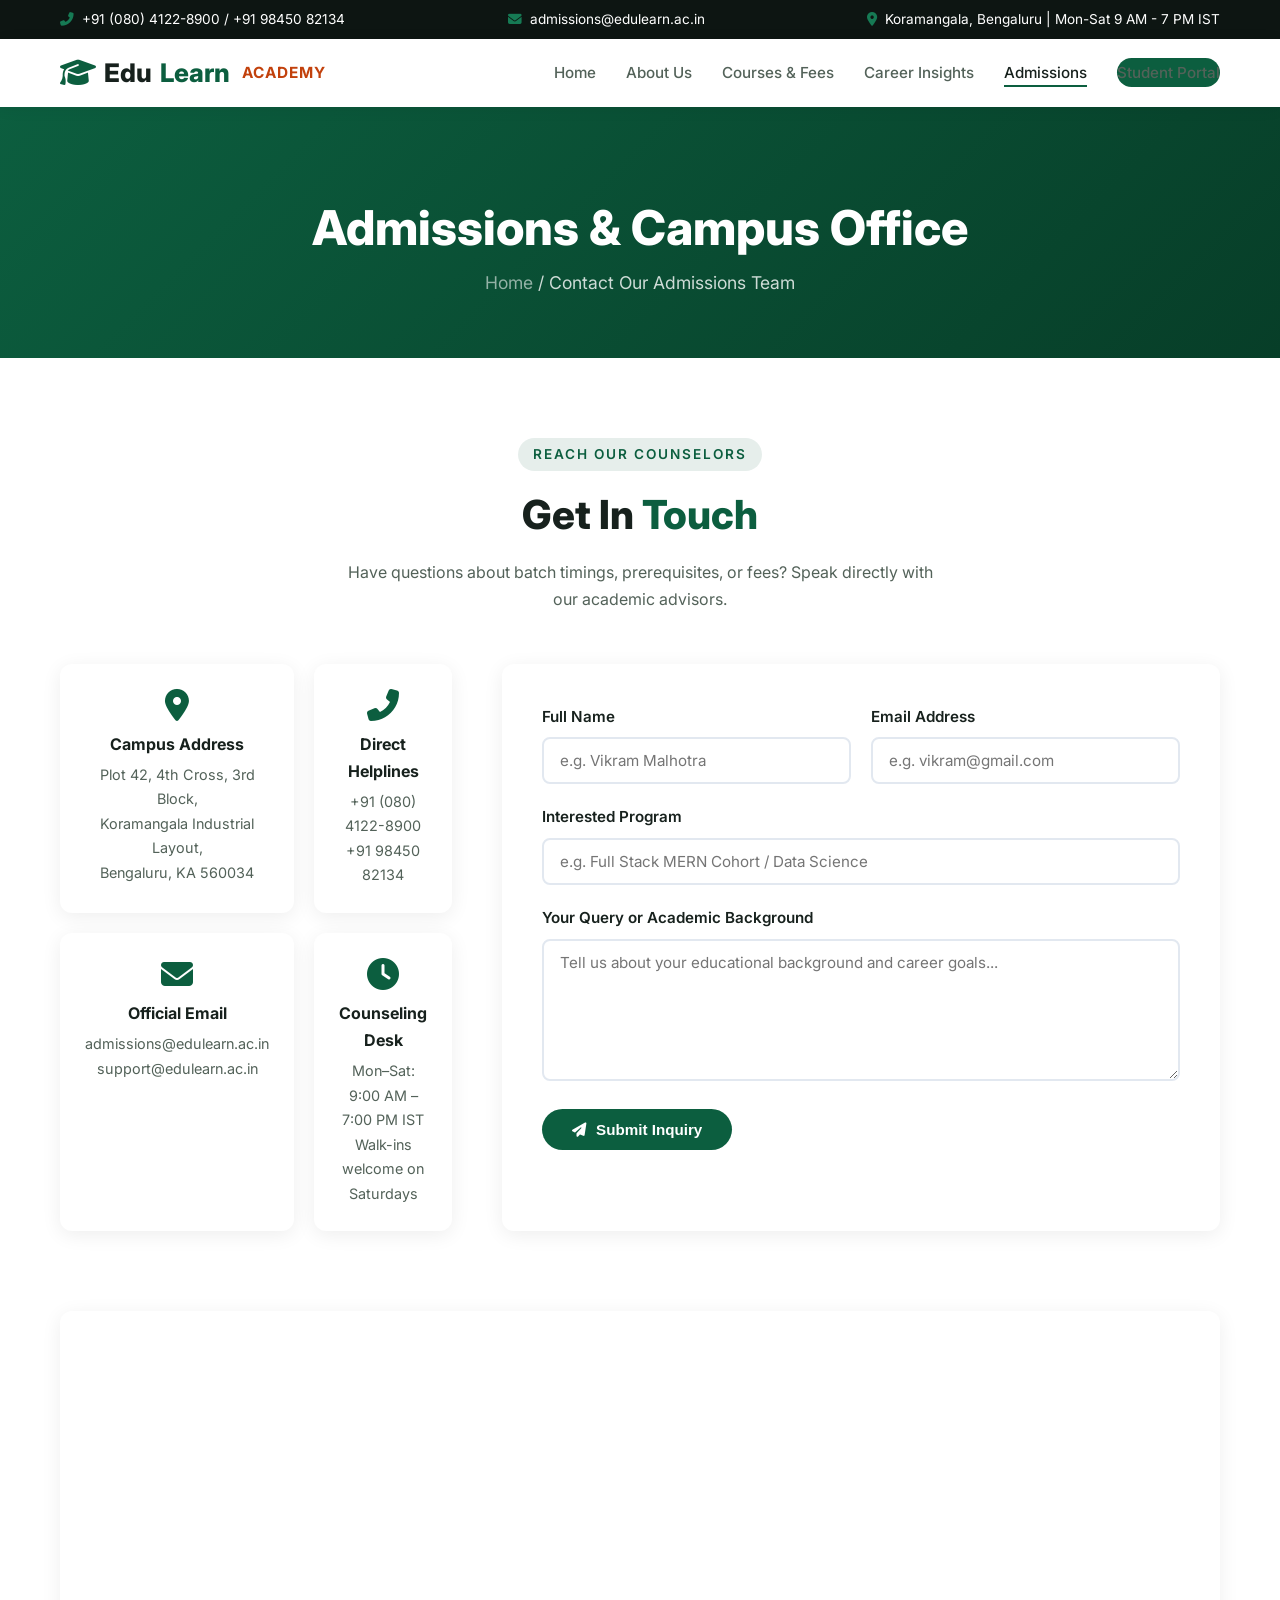
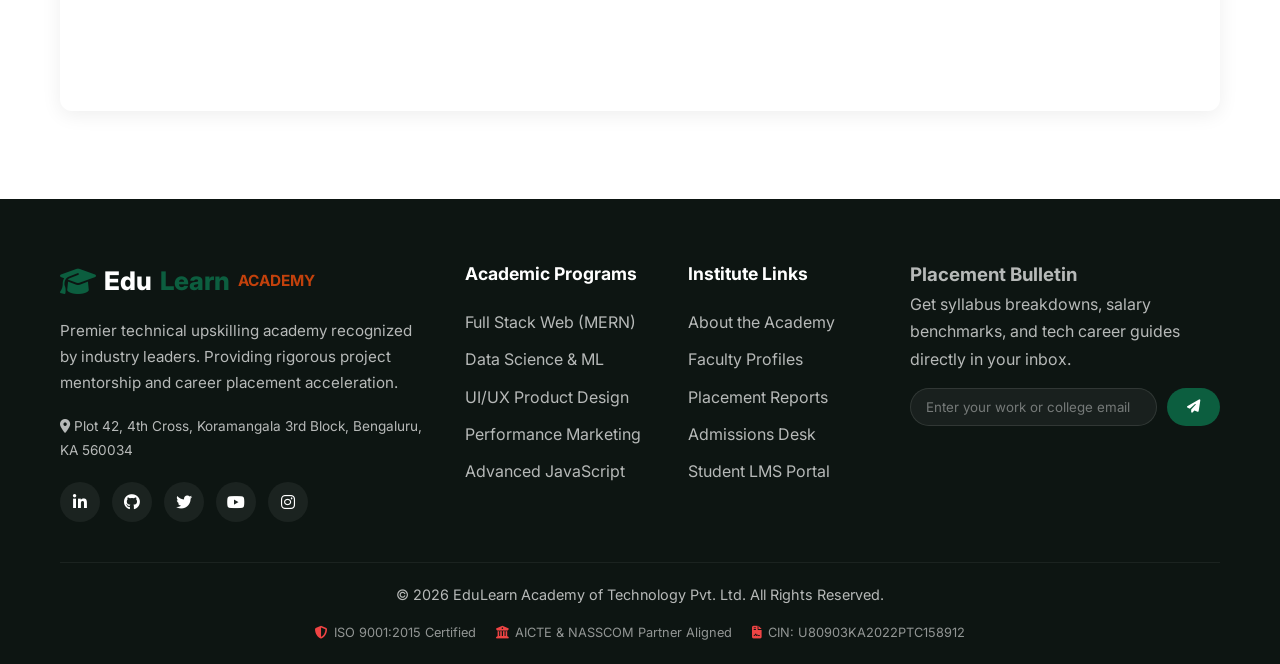
<file: contact.html>
<!DOCTYPE html>
<html lang="en">
<head>
    <meta charset="UTF-8" />
    <meta name="viewport" content="width=device-width, initial-scale=1.0" />
    <title>Contact &amp; Admissions - EduLearn Academy</title>
    <link rel="preconnect" href="https://fonts.googleapis.com" />
    <link rel="preconnect" href="https://fonts.gstatic.com" crossorigin />
    <link href="https://fonts.googleapis.com/css2?family=Inter:wght@300;400;500;600;700;800&display=swap" rel="stylesheet" />
    <link rel="stylesheet" href="https://cdnjs.cloudflare.com/ajax/libs/font-awesome/6.4.0/css/all.min.css" />
    <link rel="stylesheet" href="css/style.css" />
</head>
<body>
    <!-- ===== TOP ANNOUNCEMENT BAR ===== -->
    <div class="top-bar">
        <div class="container">
            <span><i class="fas fa-phone-alt"></i> +91 (080) 4122-8900 / +91 98450 82134</span>
            <span><i class="fas fa-envelope"></i> admissions@edulearn.ac.in</span>
            <span><i class="fas fa-map-marker-alt"></i> Koramangala, Bengaluru | Mon-Sat 9 AM - 7 PM IST</span>
        </div>
    </div>

    <!-- ===== HEADER ===== -->
    <header class="header" id="header">
        <nav class="navbar container">
            <div class="logo">
                <a href="index.html">
                    <i class="fas fa-graduation-cap"></i>
                    Edu<span>Learn</span> <small style="font-size:0.6em;color:var(--secondary-color);font-weight:700;margin-left:4px;letter-spacing:1px;">ACADEMY</small>
                </a>
            </div>
            <ul class="nav-menu" id="navMenu">
                <li><a href="index.html" class="nav-link">Home</a></li>
                <li><a href="about.html" class="nav-link">About Us</a></li>
                <li><a href="courses.html" class="nav-link">Courses &amp; Fees</a></li>
                <li><a href="blog.html" class="nav-link">Career Insights</a></li>
                <li><a href="contact.html" class="nav-link active">Admissions</a></li>
                <li><a href="login.html" class="nav-link btn-nav">Student Portal</a></li>
            </ul>
            <div class="hamburger" id="hamburger">
                <span></span>
                <span></span>
                <span></span>
            </div>
        </nav>
    </header>

    <!-- ===== PAGE BANNER ===== -->
    <section class="page-banner">
        <div class="container">
            <h1>Admissions &amp; Campus Office</h1>
            <p><a href="index.html">Home</a> / Contact Our Admissions Team</p>
        </div>
    </section>

    <!-- ===== CONTACT SECTION ===== -->
    <section class="contact-page section-padding">
        <div class="container">
            <div class="section-header">
                <span class="section-tag">Reach Our Counselors</span>
                <h2>Get In <span>Touch</span></h2>
                <p>Have questions about batch timings, prerequisites, or fees? Speak directly with our academic advisors.</p>
            </div>
            <div class="contact-page-grid">
                <div class="contact-info-cards">
                    <div class="contact-card">
                        <i class="fas fa-map-marker-alt"></i>
                        <h4>Campus Address</h4>
                        <p>Plot 42, 4th Cross, 3rd Block,<br />Koramangala Industrial Layout,<br />Bengaluru, KA 560034</p>
                    </div>
                    <div class="contact-card">
                        <i class="fas fa-phone-alt"></i>
                        <h4>Direct Helplines</h4>
                        <p>+91 (080) 4122-8900<br />+91 98450 82134</p>
                    </div>
                    <div class="contact-card">
                        <i class="fas fa-envelope"></i>
                        <h4>Official Email</h4>
                        <p>admissions@edulearn.ac.in<br />support@edulearn.ac.in</p>
                    </div>
                    <div class="contact-card">
                        <i class="fas fa-clock"></i>
                        <h4>Counseling Desk</h4>
                        <p>Mon–Sat: 9:00 AM – 7:00 PM IST<br />Walk-ins welcome on Saturdays</p>
                    </div>
                </div>
                <form class="contact-form" id="contactForm">
                    <div class="form-row">
                        <div class="form-group">
                            <label for="fullName">Full Name</label>
                            <input type="text" id="fullName" placeholder="e.g. Vikram Malhotra" required />
                        </div>
                        <div class="form-group">
                            <label for="emailAddress">Email Address</label>
                            <input type="email" id="emailAddress" placeholder="e.g. vikram@gmail.com" required />
                        </div>
                    </div>
                    <div class="form-group">
                        <label for="subjectLine">Interested Program</label>
                        <input type="text" id="subjectLine" placeholder="e.g. Full Stack MERN Cohort / Data Science" required />
                    </div>
                    <div class="form-group">
                        <label for="messageContent">Your Query or Academic Background</label>
                        <textarea id="messageContent" rows="6" placeholder="Tell us about your educational background and career goals..." required></textarea>
                    </div>
                    <button type="submit" class="btn btn-primary">
                        <i class="fas fa-paper-plane"></i> Submit Inquiry
                    </button>
                    <div id="contactFeedback" class="form-feedback"></div>
                </form>
            </div>
        </div>
    </section>

    <!-- ===== MAP SECTION ===== -->
    <section class="map-section">
        <div class="container">
            <iframe 
                src="https://maps.google.com/maps?q=Koramangala%2C%20Bengaluru%2C%20Karnataka%2C%20India&t=&z=14&ie=UTF8&iwloc=&output=embed" 
                width="100%" 
                height="400" 
                style="border:0;" 
                allowfullscreen="" 
                loading="lazy" 
                referrerpolicy="no-referrer-when-downgrade">
            </iframe>
        </div>
    </section>

    <!-- ===== FOOTER ===== -->
    <footer class="footer">
        <div class="container">
            <div class="footer-grid">
                <div class="footer-about">
                    <div class="logo">
                        <a href="index.html">
                            <i class="fas fa-graduation-cap"></i>
                            Edu<span>Learn</span> <small style="font-size:0.6em;color:var(--secondary-color);font-weight:700;">ACADEMY</small>
                        </a>
                    </div>
                    <p>Premier technical upskilling academy recognized by industry leaders. Providing rigorous project mentorship and career placement acceleration.</p>
                    <p style="font-size:0.85rem;color:rgba(255,255,255,0.7);"><i class="fas fa-map-marker-alt"></i> Plot 42, 4th Cross, Koramangala 3rd Block, Bengaluru, KA 560034</p>
                    <div class="social-links">
                        <a href="#" title="LinkedIn"><i class="fab fa-linkedin-in"></i></a>
                        <a href="#" title="GitHub"><i class="fab fa-github"></i></a>
                        <a href="#" title="Twitter"><i class="fab fa-twitter"></i></a>
                        <a href="#" title="YouTube"><i class="fab fa-youtube"></i></a>
                        <a href="#" title="Instagram"><i class="fab fa-instagram"></i></a>
                    </div>
                </div>
                <div class="footer-links">
                    <h3>Academic Programs</h3>
                    <ul>
                        <li><a href="courses.html">Full Stack Web (MERN)</a></li>
                        <li><a href="courses.html">Data Science &amp; ML</a></li>
                        <li><a href="courses.html">UI/UX Product Design</a></li>
                        <li><a href="courses.html">Performance Marketing</a></li>
                        <li><a href="courses.html">Advanced JavaScript</a></li>
                    </ul>
                </div>
                <div class="footer-links">
                    <h3>Institute Links</h3>
                    <ul>
                        <li><a href="about.html">About the Academy</a></li>
                        <li><a href="about.html">Faculty Profiles</a></li>
                        <li><a href="blog.html">Placement Reports</a></li>
                        <li><a href="contact.html">Admissions Desk</a></li>
                        <li><a href="login.html">Student LMS Portal</a></li>
                    </ul>
                </div>
                <div class="footer-newsletter">
                    <h3>Placement Bulletin</h3>
                    <p>Get syllabus breakdowns, salary benchmarks, and tech career guides directly in your inbox.</p>
                    <form id="newsletterForm">
                        <input type="email" placeholder="Enter your work or college email" required />
                        <button type="submit" aria-label="Subscribe"><i class="fas fa-paper-plane"></i></button>
                    </form>
                </div>
            </div>
            <div class="footer-bottom">
                <p>&copy; 2026 EduLearn Academy of Technology Pvt. Ltd. All Rights Reserved.</p>
                <div class="accreditation-footer">
                    <span><i class="fas fa-shield-alt"></i> ISO 9001:2015 Certified</span>
                    <span><i class="fas fa-university"></i> AICTE &amp; NASSCOM Partner Aligned</span>
                    <span><i class="fas fa-file-contract"></i> CIN: U80903KA2022PTC158912</span>
                </div>
            </div>
        </div>
    </footer>

    <button id="backToTop" class="back-to-top">
        <i class="fas fa-arrow-up"></i>
    </button>

    <script src="js/script.js"></script>
</body>
</html>
</file>
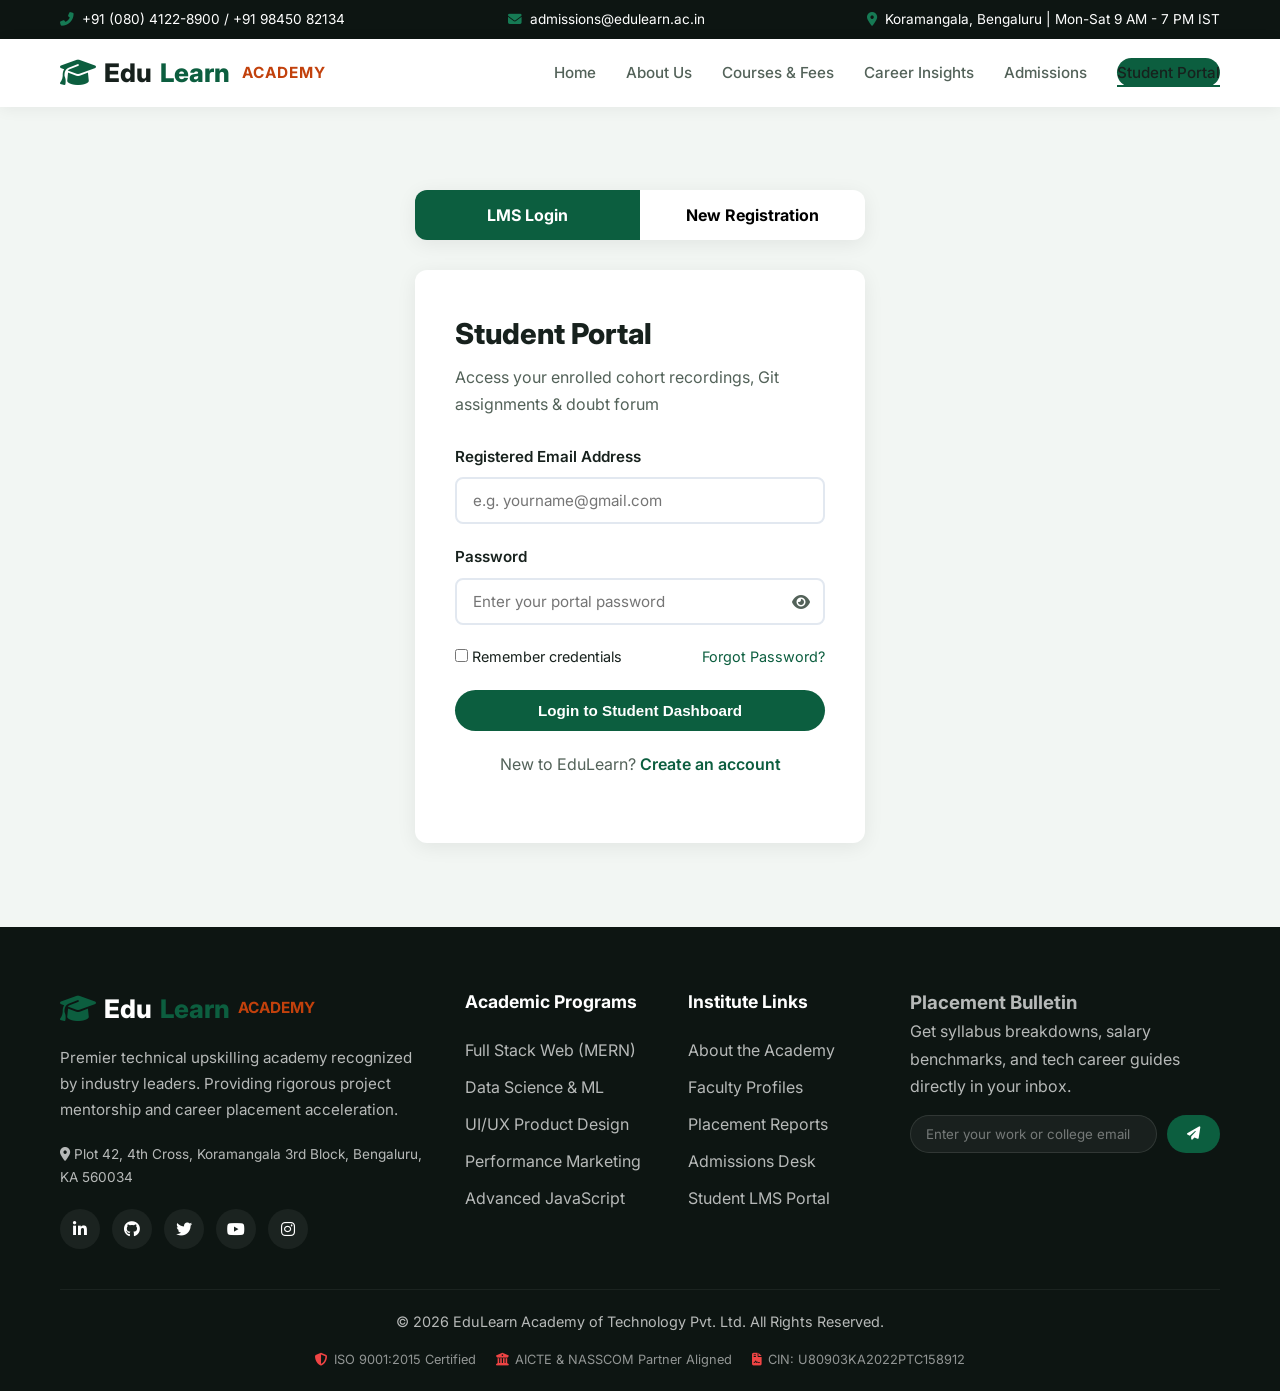
<file: login.html>
<!DOCTYPE html>
<html lang="en">
<head>
    <meta charset="UTF-8" />
    <meta name="viewport" content="width=device-width, initial-scale=1.0" />
    <title>Student LMS Portal - EduLearn Academy</title>
    <link rel="preconnect" href="https://fonts.googleapis.com" />
    <link rel="preconnect" href="https://fonts.gstatic.com" crossorigin />
    <link href="https://fonts.googleapis.com/css2?family=Inter:wght@300;400;500;600;700;800&display=swap" rel="stylesheet" />
    <link rel="stylesheet" href="https://cdnjs.cloudflare.com/ajax/libs/font-awesome/6.4.0/css/all.min.css" />
    <link rel="stylesheet" href="css/style.css" />
</head>
<body>
    <!-- ===== TOP ANNOUNCEMENT BAR ===== -->
    <div class="top-bar">
        <div class="container">
            <span><i class="fas fa-phone-alt"></i> +91 (080) 4122-8900 / +91 98450 82134</span>
            <span><i class="fas fa-envelope"></i> admissions@edulearn.ac.in</span>
            <span><i class="fas fa-map-marker-alt"></i> Koramangala, Bengaluru | Mon-Sat 9 AM - 7 PM IST</span>
        </div>
    </div>

    <!-- ===== HEADER ===== -->
    <header class="header" id="header">
        <nav class="navbar container">
            <div class="logo">
                <a href="index.html">
                    <i class="fas fa-graduation-cap"></i>
                    Edu<span>Learn</span> <small style="font-size:0.6em;color:var(--secondary-color);font-weight:700;margin-left:4px;letter-spacing:1px;">ACADEMY</small>
                </a>
            </div>
            <ul class="nav-menu" id="navMenu">
                <li><a href="index.html" class="nav-link">Home</a></li>
                <li><a href="about.html" class="nav-link">About Us</a></li>
                <li><a href="courses.html" class="nav-link">Courses &amp; Fees</a></li>
                <li><a href="blog.html" class="nav-link">Career Insights</a></li>
                <li><a href="contact.html" class="nav-link">Admissions</a></li>
                <li><a href="login.html" class="nav-link btn-nav active">Student Portal</a></li>
            </ul>
            <div class="hamburger" id="hamburger">
                <span></span>
                <span></span>
                <span></span>
            </div>
        </nav>
    </header>

    <!-- ===== LOGIN/SIGNUP SECTION ===== -->
    <section class="auth-section">
        <div class="container">
            <div class="auth-container">
                <div class="auth-tabs">
                    <button class="auth-tab active" data-tab="login">LMS Login</button>
                    <button class="auth-tab" data-tab="signup">New Registration</button>
                </div>
                
                <!-- Login Form -->
                <form id="loginForm" class="auth-form active">
                    <h2>Student Portal</h2>
                    <p>Access your enrolled cohort recordings, Git assignments &amp; doubt forum</p>
                    <div class="form-group">
                        <label for="loginEmail">Registered Email Address</label>
                        <input type="email" id="loginEmail" placeholder="e.g. yourname@gmail.com" required />
                    </div>
                    <div class="form-group">
                        <label for="loginPassword">Password</label>
                        <div class="password-wrapper">
                            <input type="password" id="loginPassword" placeholder="Enter your portal password" required />
                            <i class="fas fa-eye toggle-password" data-target="loginPassword"></i>
                        </div>
                    </div>
                    <div class="form-options">
                        <label>
                            <input type="checkbox" /> Remember credentials
                        </label>
                        <a href="#">Forgot Password?</a>
                    </div>
                    <button type="submit" class="btn btn-primary btn-full">Login to Student Dashboard</button>
                    <p class="auth-switch">New to EduLearn? <a href="#" id="switchToSignup">Create an account</a></p>
                    <div id="loginFeedback" class="form-feedback"></div>
                </form>

                <!-- Signup Form -->
                <form id="signupForm" class="auth-form">
                    <h2>Register as Learner</h2>
                    <p>Create your student profile to access free masterclasses and demo code</p>
                    <div class="form-group">
                        <label for="signupName">Full Legal Name</label>
                        <input type="text" id="signupName" placeholder="As per official ID" required />
                    </div>
                    <div class="form-group">
                        <label for="signupEmail">Email Address</label>
                        <input type="email" id="signupEmail" placeholder="yourname@gmail.com" required />
                    </div>
                    <div class="form-group">
                        <label for="signupPassword">Password</label>
                        <div class="password-wrapper">
                            <input type="password" id="signupPassword" placeholder="Create a secure password (min 6 characters)" required />
                            <i class="fas fa-eye toggle-password" data-target="signupPassword"></i>
                        </div>
                    </div>
                    <div class="form-group">
                        <label for="signupConfirm">Confirm Password</label>
                        <div class="password-wrapper">
                            <input type="password" id="signupConfirm" placeholder="Re-enter your password" required />
                            <i class="fas fa-eye toggle-password" data-target="signupConfirm"></i>
                        </div>
                    </div>
                    <div class="form-options">
                        <label>
                            <input type="checkbox" required /> I agree to the <a href="#">Terms &amp; Conditions</a> and <a href="#">Student Code of Conduct</a>
                        </label>
                    </div>
                    <button type="submit" class="btn btn-primary btn-full">Complete Registration</button>
                    <p class="auth-switch">Already registered? <a href="#" id="switchToLogin">Login here</a></p>
                    <div id="signupFeedback" class="form-feedback"></div>
                </form>
            </div>
        </div>
    </section>

    <!-- ===== FOOTER ===== -->
    <footer class="footer">
        <div class="container">
            <div class="footer-grid">
                <div class="footer-about">
                    <div class="logo">
                        <a href="index.html">
                            <i class="fas fa-graduation-cap"></i>
                            Edu<span>Learn</span> <small style="font-size:0.6em;color:var(--secondary-color);font-weight:700;">ACADEMY</small>
                        </a>
                    </div>
                    <p>Premier technical upskilling academy recognized by industry leaders. Providing rigorous project mentorship and career placement acceleration.</p>
                    <p style="font-size:0.85rem;color:rgba(255,255,255,0.7);"><i class="fas fa-map-marker-alt"></i> Plot 42, 4th Cross, Koramangala 3rd Block, Bengaluru, KA 560034</p>
                    <div class="social-links">
                        <a href="#" title="LinkedIn"><i class="fab fa-linkedin-in"></i></a>
                        <a href="#" title="GitHub"><i class="fab fa-github"></i></a>
                        <a href="#" title="Twitter"><i class="fab fa-twitter"></i></a>
                        <a href="#" title="YouTube"><i class="fab fa-youtube"></i></a>
                        <a href="#" title="Instagram"><i class="fab fa-instagram"></i></a>
                    </div>
                </div>
                <div class="footer-links">
                    <h3>Academic Programs</h3>
                    <ul>
                        <li><a href="courses.html">Full Stack Web (MERN)</a></li>
                        <li><a href="courses.html">Data Science &amp; ML</a></li>
                        <li><a href="courses.html">UI/UX Product Design</a></li>
                        <li><a href="courses.html">Performance Marketing</a></li>
                        <li><a href="courses.html">Advanced JavaScript</a></li>
                    </ul>
                </div>
                <div class="footer-links">
                    <h3>Institute Links</h3>
                    <ul>
                        <li><a href="about.html">About the Academy</a></li>
                        <li><a href="about.html">Faculty Profiles</a></li>
                        <li><a href="blog.html">Placement Reports</a></li>
                        <li><a href="contact.html">Admissions Desk</a></li>
                        <li><a href="login.html">Student LMS Portal</a></li>
                    </ul>
                </div>
                <div class="footer-newsletter">
                    <h3>Placement Bulletin</h3>
                    <p>Get syllabus breakdowns, salary benchmarks, and tech career guides directly in your inbox.</p>
                    <form id="newsletterForm">
                        <input type="email" placeholder="Enter your work or college email" required />
                        <button type="submit" aria-label="Subscribe"><i class="fas fa-paper-plane"></i></button>
                    </form>
                </div>
            </div>
            <div class="footer-bottom">
                <p>&copy; 2026 EduLearn Academy of Technology Pvt. Ltd. All Rights Reserved.</p>
                <div class="accreditation-footer">
                    <span><i class="fas fa-shield-alt"></i> ISO 9001:2015 Certified</span>
                    <span><i class="fas fa-university"></i> AICTE &amp; NASSCOM Partner Aligned</span>
                    <span><i class="fas fa-file-contract"></i> CIN: U80903KA2022PTC158912</span>
                </div>
            </div>
        </div>
    </footer>

    <script src="js/script.js"></script>
</body>
</html>
</file>
<file: css/style.css>
/* ============================================
   MASTER STYLESHEET - EduLearn
   ============================================ */

/* ===== RESET & BASE ===== */
* {
    margin: 0;
    padding: 0;
    box-sizing: border-box;
}

:root {
    --primary-color: #0c5e3f;
    --primary-dark: #073e28;
    --primary-light: #167a54;
    --secondary-color: #c2410c;
    --accent-color: #d97706;
    --success-color: #15803d;
    --danger-color: #b91c1c;
    --dark-color: #17211d;
    --darker-color: #0d1512;
    --gray-color: #536259;
    --light-gray: #f2f6f3;
    --white: #ffffff;
    --shadow: 0 4px 20px rgba(0, 0, 0, 0.07);
    --shadow-hover: 0 10px 40px rgba(12, 94, 63, 0.14);
    --transition: all 0.3s cubic-bezier(0.4, 0, 0.2, 1);
    --border-radius: 12px;
    --border-radius-sm: 8px;
    --font-family: 'Inter', -apple-system, BlinkMacSystemFont, 'Segoe UI', Roboto, sans-serif;
}

html {
    scroll-behavior: smooth;
}

body {
    font-family: var(--font-family);
    line-height: 1.7;
    color: var(--dark-color);
    background-color: var(--white);
    overflow-x: hidden;
}

a {
    text-decoration: none;
    color: inherit;
    transition: var(--transition);
}

ul {
    list-style: none;
}

img {
    max-width: 100%;
    height: auto;
    display: block;
}

.container {
    max-width: 1200px;
    margin: 0 auto;
    padding: 0 20px;
}

.section-padding {
    padding: 80px 0;
}

.section-header {
    text-align: center;
    margin-bottom: 50px;
}

.section-tag {
    display: inline-block;
    font-size: 0.85rem;
    font-weight: 600;
    color: var(--primary-color);
    text-transform: uppercase;
    letter-spacing: 2px;
    margin-bottom: 10px;
    background: rgba(12, 94, 63, 0.1);
    padding: 5px 15px;
    border-radius: 20px;
}

.section-header h2 {
    font-size: 2.5rem;
    font-weight: 800;
    color: var(--dark-color);
    margin-bottom: 10px;
}

.section-header h2 span {
    color: var(--primary-color);
}

.section-header p {
    color: var(--gray-color);
    max-width: 600px;
    margin: 0 auto;
}

.bg-light {
    background-color: var(--light-gray);
}

/* ===== BUTTONS ===== */
.btn {
    display: inline-flex;
    align-items: center;
    gap: 10px;
    padding: 12px 30px;
    border-radius: 50px;
    font-weight: 600;
    font-size: 0.95rem;
    cursor: pointer;
    transition: var(--transition);
    border: none;
    outline: none;
}

.btn i {
    font-size: 0.9rem;
}

.btn-primary {
    background: var(--primary-color);
    color: var(--white);
}

.btn-primary:hover {
    background: var(--primary-dark);
    transform: translateY(-3px);
    box-shadow: 0 10px 30px rgba(12, 94, 63, 0.28);
}

.btn-secondary {
    background: transparent;
    color: var(--primary-color);
    border: 2px solid var(--primary-color);
}

.btn-secondary:hover {
    background: var(--primary-color);
    color: var(--white);
    transform: translateY(-3px);
}

.btn-large {
    padding: 16px 40px;
    font-size: 1.1rem;
}

.btn-full {
    width: 100%;
    justify-content: center;
}

.btn-nav {
    background: var(--primary-color);
    color: var(--white);
    padding: 8px 20px;
    border-radius: 50px;
}

.btn-nav:hover {
    background: var(--primary-dark);
    color: var(--white);
}

.text-center {
    text-align: center;
    margin-top: 40px;
}

/* ===== TOP BAR ===== */
.top-bar {
    background: var(--darker-color);
    color: var(--white);
    padding: 8px 0;
    font-size: 0.85rem;
}

.top-bar .container {
    display: flex;
    justify-content: space-between;
    align-items: center;
    flex-wrap: wrap;
    gap: 10px;
}

.top-bar span {
    display: inline-flex;
    align-items: center;
    gap: 8px;
}

.top-bar i {
    color: var(--primary-light);
}

/* ===== HEADER / NAVIGATION ===== */
.header {
    background: var(--white);
    box-shadow: 0 2px 15px rgba(0, 0, 0, 0.06);
    position: sticky;
    top: 0;
    z-index: 1000;
    padding: 12px 0;
}

.navbar {
    display: flex;
    justify-content: space-between;
    align-items: center;
}

.logo a {
    font-size: 1.6rem;
    font-weight: 800;
    color: var(--dark-color);
    display: flex;
    align-items: center;
    gap: 8px;
}

.logo a i {
    color: var(--primary-color);
    font-size: 1.8rem;
}

.logo a span {
    color: var(--primary-color);
}

.nav-menu {
    display: flex;
    align-items: center;
    gap: 30px;
}

.nav-link {
    font-weight: 500;
    font-size: 0.95rem;
    color: var(--gray-color);
    padding: 5px 0;
    position: relative;
    transition: var(--transition);
}

.nav-link::after {
    content: '';
    position: absolute;
    bottom: 0;
    left: 0;
    width: 0;
    height: 2.5px;
    background: var(--primary-color);
    transition: var(--transition);
}

.nav-link:hover,
.nav-link.active {
    color: var(--dark-color);
}

.nav-link:hover::after,
.nav-link.active::after {
    width: 100%;
}

/* ===== HAMBURGER ===== */
.hamburger {
    display: none;
    flex-direction: column;
    gap: 5px;
    cursor: pointer;
    padding: 5px;
}

.hamburger span {
    display: block;
    width: 25px;
    height: 2.5px;
    background: var(--dark-color);
    transition: var(--transition);
    border-radius: 2px;
}

.hamburger.active span:nth-child(1) {
    transform: rotate(45deg) translate(5px, 5px);
}

.hamburger.active span:nth-child(2) {
    opacity: 0;
}

.hamburger.active span:nth-child(3) {
    transform: rotate(-45deg) translate(5px, -5px);
}

/* ===== HERO SECTION ===== */
.hero {
    position: relative;
    min-height: 90vh;
    display: flex;
    align-items: center;
    background: linear-gradient(135deg, #f0f7f3 0%, #ffffff 100%);
    padding: 40px 0;
}

.hero-overlay {
    display: none;
}

.hero-content {
    display: grid;
    grid-template-columns: 1fr 1fr;
    gap: 60px;
    align-items: center;
    width: 100%;
}

.hero-badge {
    display: inline-block;
    background: rgba(12, 94, 63, 0.1);
    color: var(--primary-color);
    padding: 6px 20px;
    border-radius: 50px;
    font-size: 0.85rem;
    font-weight: 600;
    margin-bottom: 20px;
}

.hero-text h1 {
    font-size: 3.5rem;
    font-weight: 800;
    line-height: 1.2;
    color: var(--dark-color);
    margin-bottom: 20px;
}

.hero-text h1 span {
    color: var(--primary-color);
}

.hero-text p {
    font-size: 1.15rem;
    color: var(--gray-color);
    max-width: 550px;
    margin-bottom: 30px;
}

.hero-buttons {
    display: flex;
    gap: 15px;
    flex-wrap: wrap;
    margin-bottom: 40px;
}

.hero-stats {
    display: grid;
    grid-template-columns: repeat(4, 1fr);
    gap: 30px;
    padding-top: 30px;
    border-top: 2px solid rgba(0, 0, 0, 0.06);
}

.hero-stats h3 {
    font-size: 2rem;
    font-weight: 800;
    color: var(--primary-color);
}

.hero-stats p {
    font-size: 0.9rem;
    color: var(--gray-color);
    margin: 0;
}

.hero-image img {
    width: 100%;
    max-width: 500px;
    margin: 0 auto;
    border-radius: 20px;
    box-shadow: 0 20px 60px rgba(12, 94, 63, 0.12);
}

/* ===== FEATURES ===== */
.features-grid {
    display: grid;
    grid-template-columns: repeat(4, 1fr);
    gap: 30px;
}

.feature-card {
    background: var(--white);
    padding: 35px 25px;
    border-radius: var(--border-radius);
    text-align: center;
    box-shadow: var(--shadow);
    transition: var(--transition);
    border: 1px solid rgba(0, 0, 0, 0.04);
}

.feature-card:hover {
    transform: translateY(-8px);
    box-shadow: var(--shadow-hover);
}

.feature-icon {
    width: 70px;
    height: 70px;
    background: rgba(12, 94, 63, 0.1);
    border-radius: 50%;
    display: flex;
    align-items: center;
    justify-content: center;
    margin: 0 auto 20px;
    font-size: 1.8rem;
    color: var(--primary-color);
    transition: var(--transition);
}

.feature-card:hover .feature-icon {
    background: var(--primary-color);
    color: var(--white);
}

.feature-card h3 {
    font-size: 1.2rem;
    font-weight: 700;
    margin-bottom: 10px;
}

.feature-card p {
    color: var(--gray-color);
    font-size: 0.95rem;
}

/* ===== COURSES ===== */
.courses-grid {
    display: grid;
    grid-template-columns: repeat(3, 1fr);
    gap: 30px;
}

.course-card {
    background: var(--white);
    border-radius: var(--border-radius);
    overflow: hidden;
    box-shadow: var(--shadow);
    transition: var(--transition);
}

.course-card:hover {
    transform: translateY(-5px);
    box-shadow: var(--shadow-hover);
}

.course-image {
    position: relative;
    height: 200px;
    overflow: hidden;
}

.course-image img {
    width: 100%;
    height: 100%;
    object-fit: cover;
    transition: var(--transition);
}

.course-card:hover .course-image img {
    transform: scale(1.05);
}

.course-badge {
    position: absolute;
    top: 15px;
    right: 15px;
    background: var(--primary-color);
    color: var(--white);
    padding: 4px 15px;
    border-radius: 20px;
    font-size: 0.8rem;
    font-weight: 600;
}

.course-body {
    padding: 25px;
}

.course-meta {
    display: flex;
    justify-content: space-between;
    color: var(--gray-color);
    font-size: 0.85rem;
    margin-bottom: 10px;
}

.course-body h3 {
    font-size: 1.2rem;
    font-weight: 700;
    margin-bottom: 10px;
}

.course-body p {
    color: var(--gray-color);
    font-size: 0.95rem;
    margin-bottom: 15px;
}

.course-footer {
    display: flex;
    justify-content: space-between;
    align-items: center;
    padding-top: 15px;
    border-top: 1px solid rgba(0, 0, 0, 0.06);
}

.course-price {
    font-size: 1.3rem;
    font-weight: 700;
    color: var(--primary-color);
}

.course-price span {
    font-size: 0.85rem;
    font-weight: 400;
    color: var(--gray-color);
    text-decoration: line-through;
    margin-left: 5px;
}

/* ===== TESTIMONIALS ===== */
.testimonials {
    background: var(--light-gray);
    padding: 80px 0;
}

.testimonials-slider {
    position: relative;
    max-width: 800px;
    margin: 0 auto;
    overflow: hidden;
}

.testimonial-card {
    display: none;
    animation: fadeIn 0.5s ease;
}

.testimonial-card.active {
    display: block;
}

@keyframes fadeIn {
    from { opacity: 0; transform: translateY(20px); }
    to { opacity: 1; transform: translateY(0); }
}

.testimonial-content {
    background: var(--white);
    padding: 40px;
    border-radius: var(--border-radius);
    box-shadow: var(--shadow);
    text-align: center;
}

.testimonial-content .fa-quote-left {
    font-size: 2.5rem;
    color: var(--primary-light);
    opacity: 0.3;
    margin-bottom: 20px;
}

.testimonial-content p {
    font-size: 1.1rem;
    color: var(--dark-color);
    font-style: italic;
    margin-bottom: 25px;
}

.testimonial-author {
    display: flex;
    align-items: center;
    justify-content: center;
    gap: 15px;
}

.testimonial-author img {
    width: 60px;
    height: 60px;
    border-radius: 50%;
    object-fit: cover;
    border: 3px solid var(--primary-color);
}

.testimonial-author h4 {
    font-weight: 700;
    font-size: 1rem;
}

.testimonial-author span {
    font-size: 0.85rem;
    color: var(--gray-color);
}

.stars {
    color: var(--accent-color);
    font-size: 0.85rem;
    margin-top: 5px;
}

.slider-controls {
    display: flex;
    justify-content: center;
    gap: 15px;
    margin-top: 30px;
}

.slider-controls button {
    width: 45px;
    height: 45px;
    border-radius: 50%;
    border: none;
    background: var(--white);
    color: var(--dark-color);
    font-size: 1rem;
    cursor: pointer;
    transition: var(--transition);
    box-shadow: var(--shadow);
}

.slider-controls button:hover {
    background: var(--primary-color);
    color: var(--white);
}

/* ===== CTA SECTION ===== */
.cta-section {
    background: linear-gradient(135deg, var(--primary-color), var(--secondary-color));
    padding: 80px 0;
    text-align: center;
    color: var(--white);
}

.cta-content h2 {
    font-size: 2.5rem;
    font-weight: 800;
    margin-bottom: 15px;
}

.cta-content p {
    font-size: 1.1rem;
    opacity: 0.9;
    max-width: 600px;
    margin: 0 auto 30px;
}

.cta-content .btn-primary {
    background: var(--white);
    color: var(--primary-color);
}

.cta-content .btn-primary:hover {
    background: var(--light-gray);
    transform: translateY(-3px);
}

/* ===== PAGE BANNER ===== */
.page-banner {
    background: linear-gradient(135deg, var(--primary-color), var(--primary-dark));
    padding: 80px 0 60px;
    color: var(--white);
    text-align: center;
    margin-top: 0;
}

.page-banner h1 {
    font-size: 3rem;
    font-weight: 800;
}

.page-banner p {
    opacity: 0.8;
    font-size: 1.1rem;
}

.page-banner a {
    color: var(--white);
    opacity: 0.7;
}

.page-banner a:hover {
    opacity: 1;
}

/* ===== ABOUT PAGE ===== */
.about-page-grid {
    display: grid;
    grid-template-columns: 1fr 1fr;
    gap: 60px;
    align-items: center;
}

.about-page-image {
    position: relative;
}

.about-page-image img {
    border-radius: var(--border-radius);
    box-shadow: var(--shadow-hover);
}

.experience-badge {
    position: absolute;
    bottom: -20px;
    right: -20px;
    background: var(--primary-color);
    color: var(--white);
    padding: 25px;
    border-radius: var(--border-radius);
    text-align: center;
}

.experience-badge h3 {
    font-size: 2.5rem;
    font-weight: 800;
}

.experience-badge p {
    font-size: 0.9rem;
    opacity: 0.9;
}

.about-page-text h2 {
    font-size: 2.5rem;
    font-weight: 800;
    margin-bottom: 20px;
}

.about-page-text h2 span {
    color: var(--primary-color);
}

.about-page-text p {
    color: var(--gray-color);
    margin-bottom: 20px;
}

.about-mission {
    display: grid;
    grid-template-columns: 1fr 1fr;
    gap: 20px;
    margin: 25px 0 30px;
}

.about-mission div {
    padding: 20px;
    background: var(--light-gray);
    border-radius: var(--border-radius-sm);
}

.about-mission i {
    font-size: 1.8rem;
    color: var(--primary-color);
    margin-bottom: 10px;
}

.about-mission h4 {
    font-weight: 700;
    margin-bottom: 5px;
}

.about-mission p {
    font-size: 0.9rem;
    margin: 0;
}

/* ===== TEAM ===== */
.team-grid {
    display: grid;
    grid-template-columns: repeat(4, 1fr);
    gap: 30px;
}

.team-card {
    background: var(--white);
    border-radius: var(--border-radius);
    overflow: hidden;
    box-shadow: var(--shadow);
    text-align: center;
    transition: var(--transition);
}

.team-card:hover {
    transform: translateY(-5px);
    box-shadow: var(--shadow-hover);
}

.team-card img {
    width: 100%;
    height: 250px;
    object-fit: cover;
}

.team-card h4 {
    font-size: 1.1rem;
    font-weight: 700;
    margin-top: 20px;
}

.team-card span {
    color: var(--gray-color);
    font-size: 0.9rem;
}

.team-social {
    display: flex;
    justify-content: center;
    gap: 15px;
    padding: 15px 0 20px;
}

.team-social a {
    width: 35px;
    height: 35px;
    border-radius: 50%;
    background: var(--light-gray);
    display: flex;
    align-items: center;
    justify-content: center;
    color: var(--gray-color);
    transition: var(--transition);
}

.team-social a:hover {
    background: var(--primary-color);
    color: var(--white);
}

/* ===== CONTACT PAGE ===== */
.contact-page-grid {
    display: grid;
    grid-template-columns: 1fr 2fr;
    gap: 50px;
}

.contact-info-cards {
    display: grid;
    grid-template-columns: 1fr 1fr;
    gap: 20px;
}

.contact-card {
    background: var(--white);
    padding: 25px;
    border-radius: var(--border-radius);
    box-shadow: var(--shadow);
    text-align: center;
}

.contact-card i {
    font-size: 2rem;
    color: var(--primary-color);
    margin-bottom: 10px;
}

.contact-card h4 {
    font-weight: 700;
    margin-bottom: 5px;
}

.contact-card p {
    font-size: 0.9rem;
    color: var(--gray-color);
}

.contact-form {
    background: var(--white);
    padding: 40px;
    border-radius: var(--border-radius);
    box-shadow: var(--shadow);
}

.form-row {
    display: grid;
    grid-template-columns: 1fr 1fr;
    gap: 20px;
}

.form-group {
    margin-bottom: 20px;
}

.form-group label {
    display: block;
    font-weight: 600;
    margin-bottom: 8px;
    font-size: 0.95rem;
}

.form-group input,
.form-group textarea,
.form-group select {
    width: 100%;
    padding: 12px 16px;
    border: 2px solid #e2e8f0;
    border-radius: var(--border-radius-sm);
    font-family: var(--font-family);
    font-size: 0.95rem;
    transition: var(--transition);
    background: var(--white);
}

.form-group input:focus,
.form-group textarea:focus {
    border-color: var(--primary-color);
    outline: none;
    box-shadow: 0 0 0 4px rgba(12, 94, 63, 0.12);
}

.form-feedback {
    margin-top: 15px;
    padding: 12px 16px;
    border-radius: var(--border-radius-sm);
    display: none;
}

.form-feedback.success {
    display: block;
    background: #d1fae5;
    color: #065f46;
    border: 1px solid #a7f3d0;
}

.form-feedback.error {
    display: block;
    background: #fde8e8;
    color: #991b1b;
    border: 1px solid #fca5a5;
}

/* ===== MAP ===== */
.map-section {
    padding: 0 0 80px;
}

.map-section iframe {
    border-radius: var(--border-radius);
    box-shadow: var(--shadow);
}

/* ===== FILTER BUTTONS ===== */
.filter-buttons {
    display: flex;
    justify-content: center;
    gap: 15px;
    flex-wrap: wrap;
    margin-bottom: 30px;
}

.filter-btn {
    padding: 8px 25px;
    border: 2px solid #e2e8f0;
    border-radius: 50px;
    background: transparent;
    font-weight: 600;
    cursor: pointer;
    transition: var(--transition);
    font-family: var(--font-family);
    font-size: 0.9rem;
}

.filter-btn:hover,
.filter-btn.active {
    background: var(--primary-color);
    color: var(--white);
    border-color: var(--primary-color);
}

/* ===== SEARCH ===== */
.search-container {
    display: flex;
    gap: 10px;
    max-width: 500px;
    margin: 0 auto 40px;
}

.search-container input {
    flex: 1;
    padding: 12px 20px;
    border: 2px solid #e2e8f0;
    border-radius: 50px;
    font-family: var(--font-family);
    font-size: 0.95rem;
    transition: var(--transition);
}

.search-container input:focus {
    border-color: var(--primary-color);
    outline: none;
}

.search-container button {
    padding: 12px 25px;
    border-radius: 50px;
    border: none;
    background: var(--primary-color);
    color: var(--white);
    cursor: pointer;
    transition: var(--transition);
}

.search-container button:hover {
    background: var(--primary-dark);
}

/* ===== BLOG ===== */
.blog-grid {
    display: grid;
    grid-template-columns: repeat(3, 1fr);
    gap: 30px;
}

.blog-card {
    background: var(--white);
    border-radius: var(--border-radius);
    overflow: hidden;
    box-shadow: var(--shadow);
    transition: var(--transition);
}

.blog-card:hover {
    transform: translateY(-5px);
    box-shadow: var(--shadow-hover);
}

.blog-card img {
    width: 100%;
    height: 220px;
    object-fit: cover;
}

.blog-card-body {
    padding: 25px;
}

.blog-meta {
    display: flex;
    gap: 20px;
    font-size: 0.85rem;
    color: var(--gray-color);
    margin-bottom: 10px;
}

.blog-meta i {
    margin-right: 5px;
}

.blog-card h3 {
    font-size: 1.2rem;
    font-weight: 700;
    margin-bottom: 10px;
}

.blog-card p {
    color: var(--gray-color);
    font-size: 0.95rem;
    margin-bottom: 15px;
}

.blog-card .btn {
    padding: 8px 20px;
    font-size: 0.85rem;
}

/* ===== AUTH (LOGIN/SIGNUP) ===== */
.auth-section {
    min-height: calc(100vh - 80px);
    display: flex;
    align-items: center;
    padding: 80px 0;
    background: var(--light-gray);
}

.auth-container {
    max-width: 450px;
    margin: 0 auto;
    width: 100%;
}

.auth-tabs {
    display: flex;
    background: var(--white);
    border-radius: var(--border-radius);
    overflow: hidden;
    box-shadow: var(--shadow);
    margin-bottom: 30px;
}

.auth-tab {
    flex: 1;
    padding: 15px;
    border: none;
    background: transparent;
    font-weight: 700;
    font-size: 1rem;
    cursor: pointer;
    transition: var(--transition);
    font-family: var(--font-family);
}

.auth-tab.active {
    background: var(--primary-color);
    color: var(--white);
}

.auth-form {
    background: var(--white);
    padding: 40px;
    border-radius: var(--border-radius);
    box-shadow: var(--shadow);
    display: none;
}

.auth-form.active {
    display: block;
}

.auth-form h2 {
    font-size: 1.8rem;
    font-weight: 800;
    margin-bottom: 5px;
}

.auth-form p {
    color: var(--gray-color);
    margin-bottom: 25px;
}

.password-wrapper {
    position: relative;
}

.password-wrapper input {
    width: 100%;
    padding-right: 45px;
}

.toggle-password {
    position: absolute;
    right: 15px;
    top: 50%;
    transform: translateY(-50%);
    cursor: pointer;
    color: var(--gray-color);
}

.form-options {
    display: flex;
    justify-content: space-between;
    align-items: center;
    margin-bottom: 20px;
    font-size: 0.9rem;
}

.form-options a {
    color: var(--primary-color);
}

.auth-switch {
    text-align: center;
    margin-top: 20px;
}

.auth-switch a {
    color: var(--primary-color);
    font-weight: 600;
}

/* ===== FOOTER ===== */
.footer {
    background: var(--darker-color);
    color: rgba(255, 255, 255, 0.7);
    padding: 60px 0 20px;
}

.footer-grid {
    display: grid;
    grid-template-columns: 2fr 1fr 1fr 1.5fr;
    gap: 40px;
    padding-bottom: 40px;
    border-bottom: 1px solid rgba(255, 255, 255, 0.06);
}

.footer .logo a {
    color: var(--white);
}

.footer-about p {
    margin: 15px 0 20px;
    font-size: 0.95rem;
}

.social-links {
    display: flex;
    gap: 12px;
}

.social-links a {
    width: 40px;
    height: 40px;
    border-radius: 50%;
    background: rgba(255, 255, 255, 0.06);
    display: flex;
    align-items: center;
    justify-content: center;
    color: var(--white);
    transition: var(--transition);
}

.social-links a:hover {
    background: var(--primary-color);
    transform: translateY(-3px);
}

.footer-links h3 {
    color: var(--white);
    font-size: 1.1rem;
    font-weight: 700;
    margin-bottom: 20px;
}

.footer-links li {
    margin-bottom: 10px;
}

.footer-links a:hover {
    color: var(--white);
    padding-left: 5px;
}

.footer-newsletter p {
    margin-bottom: 15px;
}

.footer-newsletter form {
    display: flex;
    gap: 10px;
}

.footer-newsletter input {
    flex: 1;
    padding: 10px 15px;
    border-radius: 50px;
    border: 1px solid rgba(255, 255, 255, 0.1);
    background: rgba(255, 255, 255, 0.05);
    color: var(--white);
    font-family: var(--font-family);
}

.footer-newsletter input::placeholder {
    color: rgba(255, 255, 255, 0.4);
}

.footer-newsletter button {
    padding: 10px 20px;
    border-radius: 50px;
    border: none;
    background: var(--primary-color);
    color: var(--white);
    cursor: pointer;
    transition: var(--transition);
}

.footer-newsletter button:hover {
    background: var(--primary-dark);
}

.footer-bottom {
    text-align: center;
    padding-top: 20px;
    font-size: 0.9rem;
}

.footer-bottom i {
    color: #ef4444;
}

/* ===== BACK TO TOP ===== */
.back-to-top {
    position: fixed;
    bottom: 30px;
    right: 30px;
    width: 50px;
    height: 50px;
    border-radius: 50%;
    background: var(--primary-color);
    color: var(--white);
    border: none;
    font-size: 1.2rem;
    cursor: pointer;
    transition: var(--transition);
    box-shadow: 0 4px 20px rgba(12, 94, 63, 0.25);
    opacity: 0;
    visibility: hidden;
    z-index: 999;
}

.back-to-top.visible {
    opacity: 1;
    visibility: visible;
}

.back-to-top:hover {
    background: var(--primary-dark);
    transform: translateY(-5px);
}

/* ============================================
   RESPONSIVE DESIGN
   ============================================ */

/* ===== TABLETS ===== */
@media (max-width: 1024px) {
    .hero-text h1 {
        font-size: 2.8rem;
    }
    
    .features-grid {
        grid-template-columns: repeat(2, 1fr);
    }
    
    .courses-grid {
        grid-template-columns: repeat(2, 1fr);
    }
    
    .team-grid {
        grid-template-columns: repeat(2, 1fr);
    }
    
    .blog-grid {
        grid-template-columns: repeat(2, 1fr);
    }
    
    .footer-grid {
        grid-template-columns: repeat(2, 1fr);
    }
    
    .contact-page-grid {
        grid-template-columns: 1fr;
    }
    
    .contact-info-cards {
        grid-template-columns: repeat(4, 1fr);
    }
}

/* ===== MOBILE ===== */
@media (max-width: 768px) {
    .top-bar {
        display: none;
    }
    
    .hamburger {
        display: flex;
    }
    
    .nav-menu {
        position: absolute;
        top: 100%;
        left: 0;
        width: 100%;
        background: var(--white);
        flex-direction: column;
        padding: 20px;
        gap: 15px;
        box-shadow: 0 10px 30px rgba(0, 0, 0, 0.1);
        transform: translateY(-120%);
        transition: var(--transition);
        opacity: 0;
        visibility: hidden;
    }
    
    .nav-menu.active {
        transform: translateY(0);
        opacity: 1;
        visibility: visible;
    }
    
    .hero-content {
        grid-template-columns: 1fr;
        text-align: center;
        gap: 30px;
    }
    
    .hero-text h1 {
        font-size: 2.2rem;
    }
    
    .hero-text p {
        margin: 0 auto 30px;
    }
    
    .hero-buttons {
        justify-content: center;
    }
    
    .hero-stats {
        grid-template-columns: repeat(2, 1fr);
        justify-items: center;
    }
    
    .hero-image img {
        max-width: 300px;
    }
    
    .section-header h2 {
        font-size: 2rem;
    }
    
    .features-grid {
        grid-template-columns: 1fr;
    }
    
    .courses-grid {
        grid-template-columns: 1fr;
    }
    
    .about-page-grid {
        grid-template-columns: 1fr;
    }
    
    .about-mission {
        grid-template-columns: 1fr;
    }
    
    .team-grid {
        grid-template-columns: 1fr 1fr;
    }
    
    .blog-grid {
        grid-template-columns: 1fr;
    }
    
    .contact-info-cards {
        grid-template-columns: 1fr 1fr;
    }
    
    .form-row {
        grid-template-columns: 1fr;
    }
    
    .footer-grid {
        grid-template-columns: 1fr;
        text-align: center;
    }
    
    .social-links {
        justify-content: center;
    }
    
    .footer-newsletter form {
        flex-direction: column;
    }
    
    .auth-form {
        padding: 25px;
    }
    
    .page-banner h1 {
        font-size: 2rem;
    }
    
    .experience-badge {
        position: relative;
        bottom: 0;
        right: 0;
        margin-top: -20px;
    }
    
    .contact-form {
        padding: 25px;
    }
    
    .filter-buttons {
        gap: 10px;
    }
    
    .filter-btn {
        font-size: 0.8rem;
        padding: 6px 15px;
    }
}

/* ===== SMALL MOBILE ===== */
@media (max-width: 480px) {
    .hero-text h1 {
        font-size: 1.8rem;
    }
    
    .hero-stats {
        grid-template-columns: 1fr 1fr;
        gap: 15px;
    }
    
    .hero-stats h3 {
        font-size: 1.5rem;
    }
    
    .contact-info-cards {
        grid-template-columns: 1fr;
    }
    
    .team-grid {
        grid-template-columns: 1fr;
    }
    
    .btn {
        padding: 10px 20px;
        font-size: 0.85rem;
    }
    
    .cta-content h2 {
        font-size: 1.8rem;
    }
}

/* ===== AUTHENTIC HUMAN DESIGN & TRUST ENHANCEMENTS ===== */
.trust-strip {
    background: #ffffff;
    border-top: 1px solid #e7ede9;
    border-bottom: 1px solid #e7ede9;
    padding: 22px 0;
}

.trust-inner {
    display: flex;
    justify-content: space-between;
    align-items: center;
    flex-wrap: wrap;
    gap: 20px;
}

.trust-badge-item {
    display: inline-flex;
    align-items: center;
    gap: 10px;
    font-size: 0.88rem;
    font-weight: 600;
    color: var(--dark-color);
}

.trust-badge-item i {
    color: var(--primary-color);
    font-size: 1.2rem;
}

.partner-logos {
    display: flex;
    align-items: center;
    flex-wrap: wrap;
    gap: 12px;
    font-weight: 700;
    font-size: 0.9rem;
    color: var(--gray-color);
}

.partner-logo-item {
    display: inline-flex;
    align-items: center;
    gap: 6px;
    padding: 6px 14px;
    border-radius: 6px;
    background: var(--light-gray);
    color: var(--dark-color);
    font-size: 0.82rem;
}

.batch-pill {
    display: inline-block;
    font-size: 0.75rem;
    font-weight: 600;
    color: var(--secondary-color);
    background: rgba(194, 65, 12, 0.09);
    padding: 3px 10px;
    border-radius: 4px;
    margin-bottom: 8px;
}

.course-price {
    font-size: 1.35rem;
    font-weight: 800;
    color: var(--primary-color);
    display: flex;
    align-items: baseline;
    gap: 6px;
}

.course-price span {
    font-size: 0.9rem;
    color: var(--gray-color);
    text-decoration: line-through;
    font-weight: 400;
}

.accreditation-footer {
    display: flex;
    align-items: center;
    justify-content: center;
    gap: 20px;
    flex-wrap: wrap;
    padding: 15px 0 0;
    font-size: 0.8rem;
    color: rgba(255, 255, 255, 0.55);
}

.accreditation-footer span {
    display: inline-flex;
    align-items: center;
    gap: 6px;
}
</file>
